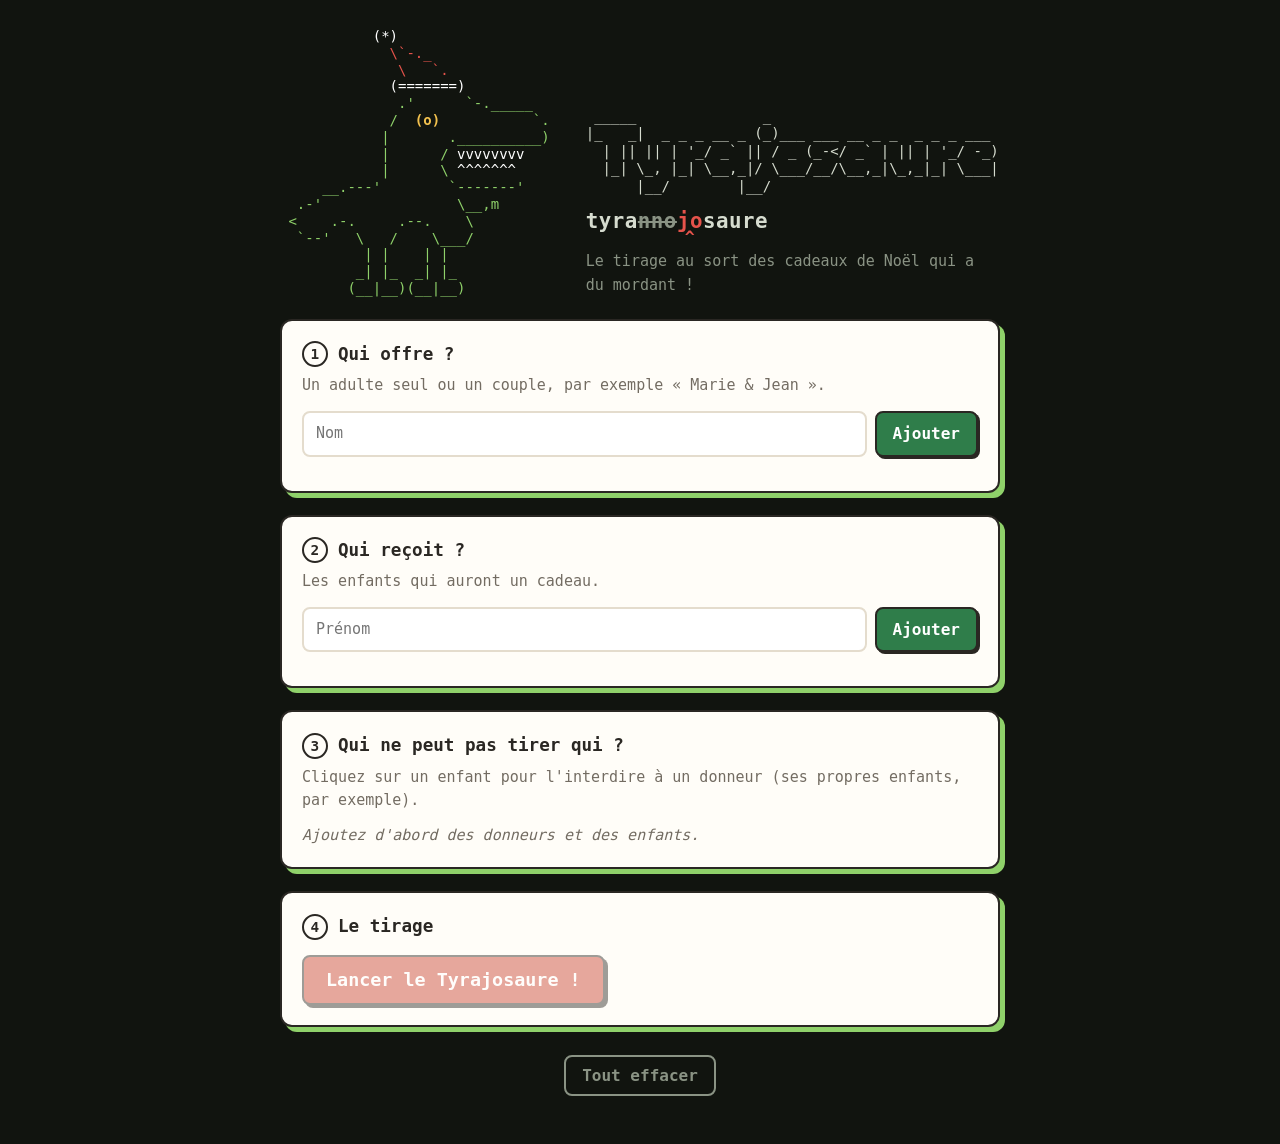
<file: index.html>
<!doctype html>
<html lang="fr">
<head>
  <meta charset="utf-8">
  <meta name="viewport" content="width=device-width, initial-scale=1">
  <title>Tyrajosaure</title>
  <meta name="description" content="Tirage au sort des cadeaux de Noël : qui offre à quel enfant ?">
  <link rel="icon" href="data:image/svg+xml,<svg xmlns='http://www.w3.org/2000/svg' viewBox='0 0 100 100'><text y='.9em' font-size='90'>🦖</text></svg>">
  <link rel="stylesheet" href="style.css">
</head>
<body>
<div class="page">

  <header class="hero">
<pre class="dino" aria-hidden="true">           <span class="pom">(*)</span>
             <span class="hat">\`-._</span>
              <span class="hat">\   `.</span>
             <span class="pom">(=======)</span>
              .'      `-._____
             /  <span class="eye">(o)</span>           `.
            |       .__________)
            |      / <span class="teeth">vvvvvvvv</span>
            |      \ <span class="teeth">^^^^^^^</span>
     __.---'        `-------'
  .-'                \__,m
 &lt;    .-.     .--.    \
  `--'   \   /    \___/
          | |    | |
         _| |_  _| |_
        (__|__)(__|__)</pre>
    <div class="hero-text">
<pre class="title" aria-label="Tyrajosaure"> _____               _
|_   _|  _ _ _ __ _ (_)___ ___ __ _ _  _ _ _ ___
  | || || | '_/ _` || / _ (_-&lt;/ _` | || | '_/ -_)
  |_| \_, |_| \__,_|/ \___/__/\__,_|\_,_|_| \___|
      |__/        |__/                           </pre>
      <p class="pun">tyra<del>nno</del><ins>jo</ins>saure</p>
      <p class="tagline">Le tirage au sort des cadeaux de Noël qui a du mordant&nbsp;!</p>
    </div>
  </header>

  <!-- Vue organisateur -->
  <main id="organizer" hidden>
    <section class="card">
      <h2><span class="step">1</span> Qui offre&nbsp;?</h2>
      <p class="hint">Un adulte seul ou un couple, par exemple «&nbsp;Marie &amp; Jean&nbsp;».</p>
      <form class="add" data-list="givers">
        <input type="text" placeholder="Nom" maxlength="60" required autocomplete="off" aria-label="Nom du donneur">
        <button type="submit" class="btn">Ajouter</button>
      </form>
      <ul id="givers" class="list"></ul>
    </section>

    <section class="card">
      <h2><span class="step">2</span> Qui reçoit&nbsp;?</h2>
      <p class="hint">Les enfants qui auront un cadeau.</p>
      <form class="add" data-list="children">
        <input type="text" placeholder="Prénom" maxlength="60" required autocomplete="off" aria-label="Prénom de l'enfant">
        <button type="submit" class="btn">Ajouter</button>
      </form>
      <ul id="children" class="list"></ul>
    </section>

    <section class="card">
      <h2><span class="step">3</span> Qui ne peut pas tirer qui&nbsp;?</h2>
      <p class="hint">Cliquez sur un enfant pour l'interdire à un donneur (ses propres enfants, par exemple).</p>
      <div id="exclusions"></div>
    </section>

    <section class="card">
      <h2><span class="step">4</span> Le tirage</h2>
      <button id="draw" class="btn big">Lancer le Tyrajosaure&nbsp;!</button>
      <pre id="log" class="log" role="status"></pre>
    </section>

    <section id="results" class="card" hidden>
      <h2><span class="step">5</span> Les liens à envoyer</h2>
      <p class="hint">Envoyez à chacun <strong>son</strong> lien. Personne, pas même vous, ne voit les résultats des autres. Les tirages sont conservés sur cet appareil&nbsp;: vous pourrez toujours renvoyer un lien oublié.</p>
      <p id="draw-stale" class="stale" hidden>! Les listes ont changé depuis ce tirage. Relancez-en un si nécessaire.</p>
      <div id="links"></div>
      <p id="draw-info" class="hint small"></p>
      <details id="history" hidden>
        <summary>Tirages précédents (<span id="history-count"></span>)</summary>
        <div id="history-list"></div>
      </details>
    </section>

    <footer class="foot">
      <button id="reset" class="btn ghost">Tout effacer</button>
    </footer>
  </main>

  <!-- Vue révélation -->
  <main id="reveal" hidden>
    <section class="card">
      <pre id="r-out" class="log big-log"></pre>
      <button id="reveal-btn" class="btn big" hidden>Découvrir&nbsp;!</button>
    </section>
  </main>

  <main id="broken" hidden>
    <section class="card">
      <p>Oups, ce lien semble cassé&nbsp;: le Tyrajosaure n'a rien trouvé.</p>
      <a class="btn" href="./">Retour à l'accueil</a>
    </section>
  </main>

</div>
<script src="app.js"></script>
</body>
</html>
</file>
<file: style.css>
:root {
  --night: #11140f;
  --night-fg: #d6dccf;
  --night-dim: #8a9384;
  --dino: #8fd16a;
  --card: #fffdf8;
  --ink: #2a2723;
  --muted: #736c62;
  --line: #e4dccd;
  --green: #2f7d4a;
  --green-soft: #e3f0e6;
  --red: #c8402f;
  --red-soft: #fbe5e1;
  --amber: #b97a06;
  --mono: ui-monospace, "JetBrains Mono", "Fira Code", "Cascadia Code", Menlo, Consolas, "DejaVu Sans Mono", monospace;
  --sans: var(--mono);
  color-scheme: dark;
}

* { box-sizing: border-box; }
[hidden] { display: none !important; }

body {
  margin: 0;
  font: 15px/1.55 var(--mono);
  color: var(--night-fg);
  background: var(--night);
  padding: 0 16px 48px;
}

.page { max-width: 720px; margin: 0 auto; }
pre { margin: 0; font-family: var(--mono); }

/* ---------- En-tête ---------- */
.hero { padding-top: 28px; }
.dino {
  color: var(--dino);
  font-size: min(14px, 3.4vw);
  line-height: 1.2;
}
.dino .pom { color: #fff; }
.dino .hat { color: var(--red); }
.dino .eye { color: #f2c14e; font-weight: 700; }
.dino .teeth { color: #fff; }
.dino .hat { color: #e5534b; }

.title {
  margin-top: 18px;
  font-size: min(15px, 2.9vw);
  line-height: 1.25;
}
.pun {
  margin: 14px 0 0;
  font: 700 1.3rem/1.2 var(--mono);
  letter-spacing: .5px;
}
.pun del { color: var(--night-dim); text-decoration-thickness: 2px; }
.pun ins { color: #e5534b; text-decoration: none; position: relative; }
.pun ins::before {
  content: "^"; position: absolute; left: 50%; top: 1.05em;
  transform: translateX(-50%); font-size: .8em;
}
.tagline { margin: 16px 0 0; color: var(--night-dim); }

@media (min-width: 760px) {
  .hero { display: flex; align-items: flex-end; gap: 36px; }
  .title { font-size: 14px; margin-top: 0; }
}

/* ---------- Cartes ---------- */
.card {
  margin-top: 22px;
  padding: 20px;
  background: var(--card);
  color: var(--ink);
  border: 2px solid var(--ink);
  border-radius: 12px;
  box-shadow: 5px 5px 0 var(--dino);
}
.card h2 { margin: 0; font-size: 1.1rem; display: flex; align-items: center; gap: 10px; }
.step {
  font: 700 .9rem/1 var(--mono);
  width: 1.8em; height: 1.8em; flex: none;
  display: inline-grid; place-items: center;
  border: 2px solid var(--ink); border-radius: 50%;
}
.hint { margin: 6px 0 0; color: var(--muted); }
.hint.small { font-size: .88rem; margin-top: 12px; }

/* ---------- Saisie ---------- */
.add { display: flex; gap: 8px; margin-top: 14px; }
.add input {
  flex: 1; min-width: 0;
  font: inherit; color: var(--ink);
  padding: 9px 12px;
  background: #fff;
  border: 2px solid var(--line); border-radius: 8px;
}
.add input:focus { outline: none; border-color: var(--green); }

/* ---------- Boutons ---------- */
.btn {
  font: 700 1rem/1.2 var(--sans); cursor: pointer;
  color: #fff; background: var(--green);
  border: 2px solid var(--ink); border-radius: 8px;
  padding: 9px 16px;
  box-shadow: 2px 2px 0 var(--ink);
  text-decoration: none; display: inline-block; white-space: nowrap;
}
.btn:hover { filter: brightness(1.08); }
.btn:active { transform: translate(2px, 2px); box-shadow: none; }
.btn:focus-visible { outline: 3px solid var(--amber); outline-offset: 2px; }
.btn:disabled { opacity: .45; cursor: not-allowed; transform: none; box-shadow: 2px 2px 0 var(--ink); }
.btn.big { margin-top: 14px; font-size: 1.15rem; padding: 12px 22px; background: var(--red); box-shadow: 3px 3px 0 var(--ink); }
.btn.small { font-size: .9rem; padding: 5px 11px; }
.btn.ghost { background: transparent; color: var(--night-dim); border-color: var(--night-dim); box-shadow: none; }

/* ---------- Listes ---------- */
.list { list-style: none; margin: 14px 0 0; padding: 0; display: flex; flex-wrap: wrap; gap: 8px; }
.list li {
  display: flex; align-items: center; gap: 4px;
  padding: 4px 4px 4px 12px;
  background: var(--green-soft);
  border: 1.5px solid var(--green); border-radius: 999px;
}
.list .del {
  font: 700 1rem/1 var(--sans); cursor: pointer;
  width: 24px; height: 24px; border-radius: 50%;
  border: 0; background: transparent; color: var(--green);
}
.list .del:hover, .list .del:focus-visible { background: var(--red); color: #fff; outline: none; }

/* ---------- Exclusions ---------- */
.excl-row { margin-top: 14px; padding-top: 12px; border-top: 1px dashed var(--line); }
.excl-row:first-child { border-top: 0; padding-top: 0; }
.excl-row .who { font-weight: 700; margin-bottom: 6px; }
.chips { display: flex; flex-wrap: wrap; gap: 6px; }
.chip {
  font: .95rem/1.2 var(--sans); cursor: pointer;
  padding: 5px 12px;
  color: var(--green); background: #fff;
  border: 1.5px solid var(--green); border-radius: 999px;
}
.chip .box { font-family: var(--mono); font-weight: 700; }
.chip.off { color: var(--red); background: var(--red-soft); border-color: var(--red); }
.chip.off .name { text-decoration: line-through; }
.chip:focus-visible { outline: 3px solid var(--amber); outline-offset: 1px; }
.empty { color: var(--muted); font-style: italic; margin: 12px 0 0; }

/* ---------- Journal (touche « terminal ») ---------- */
.log {
  font-size: .9rem; line-height: 1.6;
  white-space: pre-wrap; overflow-wrap: anywhere;
  margin-top: 14px;
}
.log:empty { display: none; }
.ok { color: var(--green); font-weight: 700; }
.warn { color: var(--amber); font-weight: 700; }
.err { color: var(--red); font-weight: 700; }
.dim { color: var(--muted); }
.hl { color: var(--red); font-weight: 700; }

/* ---------- Liens ---------- */
.links { list-style: none; margin: 14px 0 0; padding: 0; }
.links li { display: flex; align-items: center; gap: 8px; flex-wrap: wrap; padding: 6px 0; }
.links .name { font-weight: 700; }
.links .dots { flex: 1; min-width: 1em; border-bottom: 2px dotted var(--line); }
.links .actions { display: flex; gap: 6px; }

.stale { margin: 12px 0 0; color: var(--amber); font-weight: 700; }

/* ---------- Historique ---------- */
#history { margin-top: 18px; border-top: 1px dashed var(--line); padding-top: 12px; }
#history summary { cursor: pointer; font-weight: 700; }
#history summary:focus-visible { outline: 3px solid var(--amber); outline-offset: 2px; }
.old-draw { margin-top: 14px; }
.old-head { display: flex; align-items: center; gap: 4px; flex-wrap: wrap; }
.old-head strong { flex: 1; }
.old-head .hint { margin: 0; order: 3; flex-basis: 100%; font-size: .88rem; }
.old-head .del {
  font: 700 1rem/1 var(--sans); cursor: pointer;
  width: 24px; height: 24px; border-radius: 50%;
  border: 0; background: transparent; color: var(--muted);
}
.old-head .del:hover, .old-head .del:focus-visible { background: var(--red); color: #fff; outline: none; }
.old-draw .links { margin-top: 6px; }

/* ---------- Révélation ---------- */
.big-log { font-size: 1rem; margin-top: 0; }

.foot { margin-top: 28px; text-align: center; }
</file>
